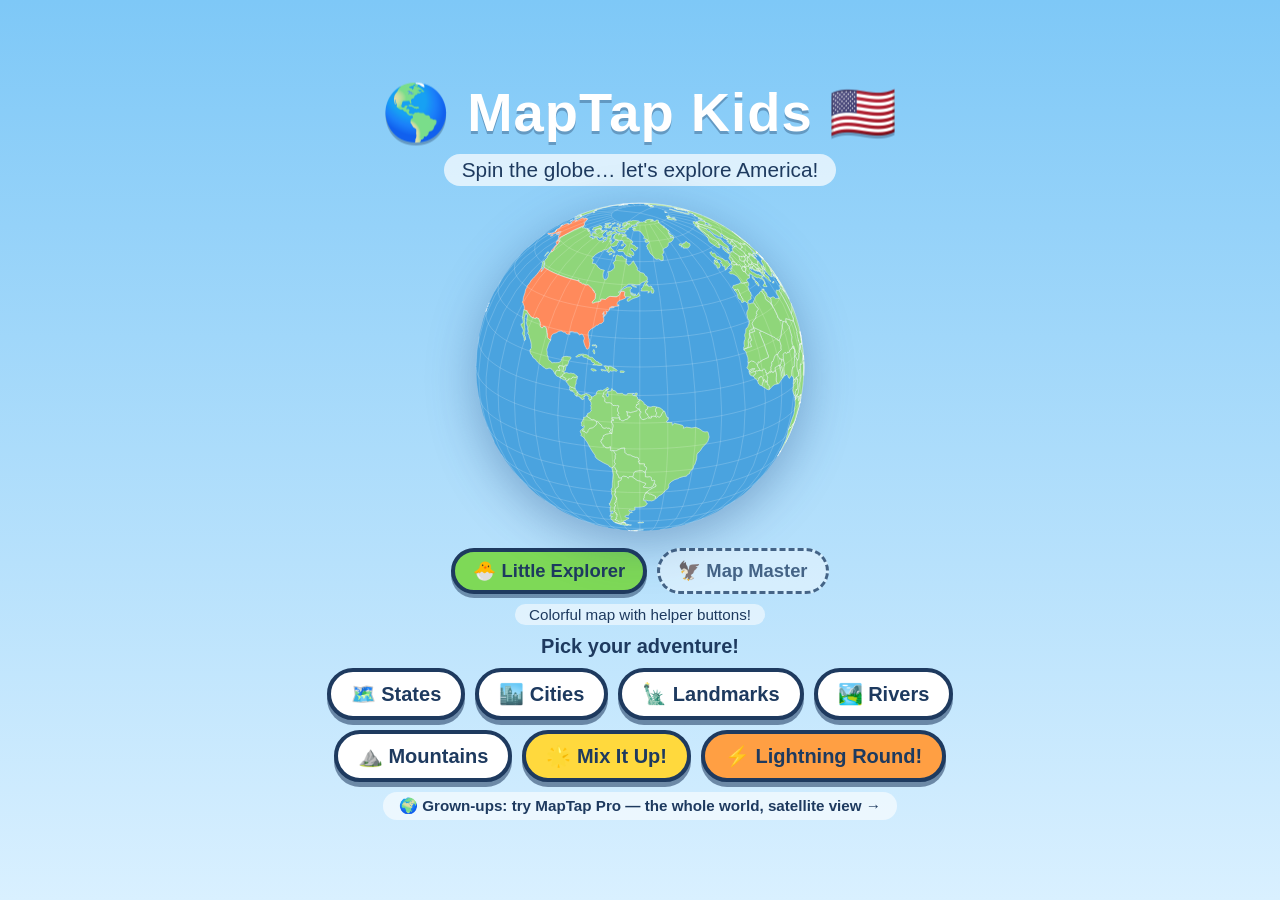
<file: index.html>
<!DOCTYPE html>
<html lang="en">
<head>
<meta charset="UTF-8">
<meta name="viewport" content="width=device-width, initial-scale=1.0">
<title>MapTap Kids — USA Adventure!</title>
<link rel="stylesheet" href="style.css">
</head>
<body>

  <!-- START SCREEN: spinning globe -->
  <div id="start-screen" class="screen">
    <h1 class="game-title"><span>🌎</span> MapTap Kids <span>🇺🇸</span></h1>
    <p class="tagline">Spin the globe… let's explore America!</p>
    <div id="challenge-banner" class="hidden"></div>
    <div id="globe-holder"></div>
    <div class="difficulty-row">
      <button class="diff-btn selected" data-diff="easy">🐣 Little Explorer</button>
      <button class="diff-btn" data-diff="hard">🦅 Map Master</button>
    </div>
    <p class="diff-hint" id="diff-hint">Colorful map with helper buttons!</p>
    <p class="pick-label">Pick your adventure!</p>
    <div class="category-buttons">
      <button class="cat-btn" data-cat="states">🗺️ States</button>
      <button class="cat-btn" data-cat="cities">🏙️ Cities</button>
      <button class="cat-btn" data-cat="landmarks">🗽 Landmarks</button>
      <button class="cat-btn" data-cat="rivers">🏞️ Rivers</button>
      <button class="cat-btn" data-cat="mountains">⛰️ Mountains</button>
      <button class="cat-btn mix" data-cat="mix">🌟 Mix It Up!</button>
      <button class="cat-btn lightning" data-cat="lightning">⚡ Lightning Round!</button>
    </div>
    <a id="pro-link" href="pro.html">🌍 Grown-ups: try MapTap Pro — the whole world, satellite view →</a>
  </div>

  <!-- GAME SCREEN: USA map -->
  <div id="game-screen" class="screen hidden">
    <div class="hud">
      <button id="home-btn" title="Back to globe">🌎</button>
      <div id="question-banner">
        <div id="question-text">Get ready…</div>
      </div>
      <div class="hud-right">
        <div id="star-count">⭐ 0</div>
        <div id="point-count">🎯 0</div>
        <div id="progress">1 / 8</div>
      </div>
    </div>
    <div id="map-holder">
      <div id="zoom-controls">
        <button id="zoom-in" title="Zoom in">➕</button>
        <button id="zoom-out" title="Zoom out">➖</button>
        <button id="zoom-reset" title="See the whole map">🗺️</button>
      </div>
    </div>
    <div id="feedback-toast" class="hidden"></div>
  </div>

  <!-- END SCREEN -->
  <div id="end-screen" class="screen hidden">
    <div class="end-card">
      <h2 id="end-title">Amazing job, explorer!</h2>
      <div id="end-stars"></div>
      <p id="end-message"></p>
      <div class="end-buttons">
        <button id="share-btn" class="cat-btn">📤 Share My Score!</button>
        <button id="play-again-btn" class="cat-btn mix">🔁 Play Again!</button>
      </div>
    </div>
  </div>

  <script src="lib/d3.min.js"></script>
  <script src="lib/topojson.min.js"></script>
  <script src="game.js"></script>
</body>
</html>
</file>
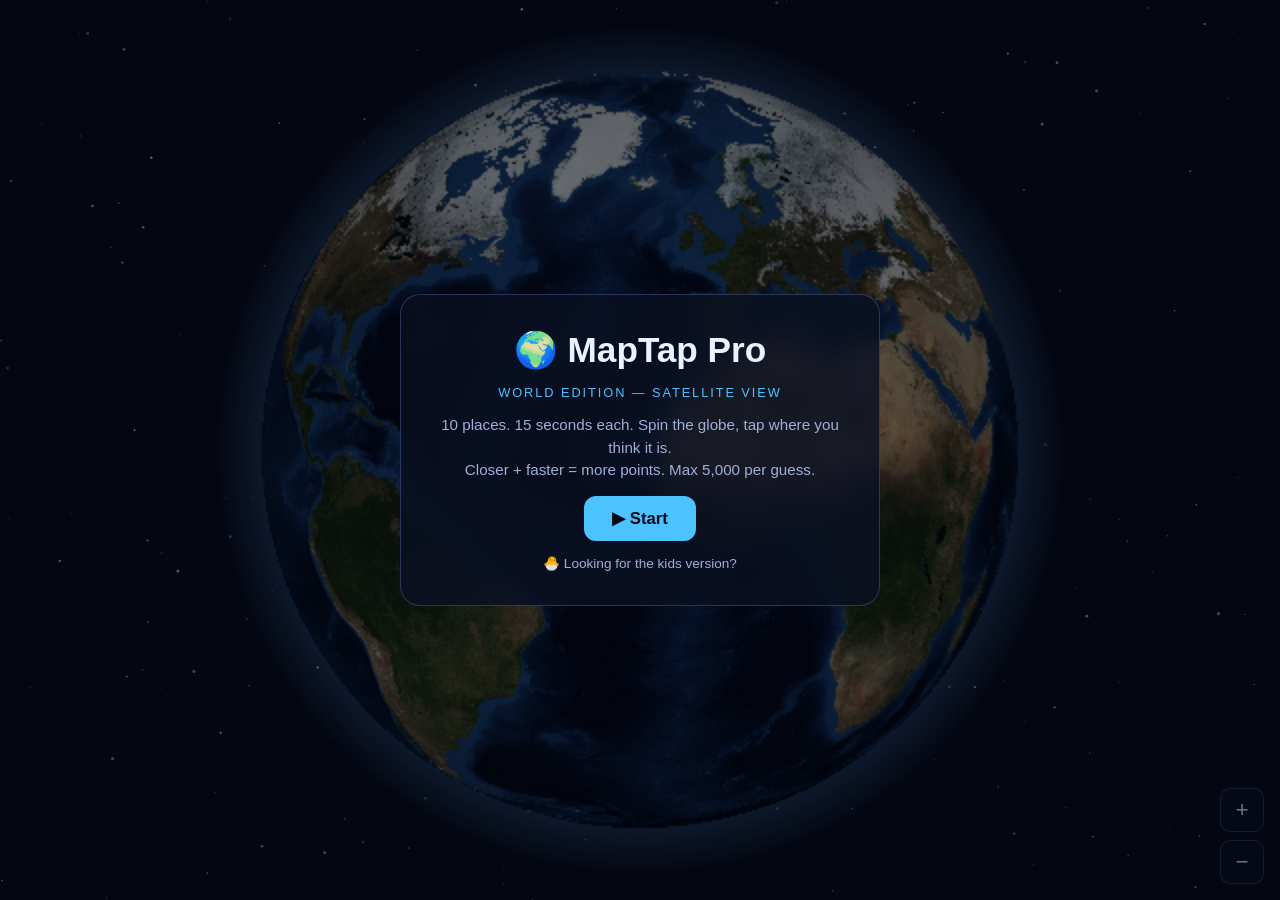
<file: pro.html>
<!DOCTYPE html>
<html lang="en">
<head>
<meta charset="UTF-8">
<meta name="viewport" content="width=device-width, initial-scale=1.0">
<title>MapTap Pro — World Edition</title>
<link rel="stylesheet" href="pro.css">
</head>
<body>

  <canvas id="globe-canvas"></canvas>
  <svg id="overlay"></svg>

  <!-- HUD (hidden until a round starts) -->
  <div id="pro-hud" class="hidden">
    <div id="pro-prompt">
      <span id="pro-kind">City</span>
      <span id="pro-target">Paris</span>
    </div>
    <div id="pro-meta">
      <span id="pro-round">1 / 10</span>
      <span id="pro-score">0</span>
    </div>
    <div id="pro-timer"><div id="pro-timer-fill"></div></div>
  </div>

  <div id="pro-toast" class="hidden"></div>

  <div id="pro-zoom">
    <button id="pro-zoom-in">+</button>
    <button id="pro-zoom-out">−</button>
  </div>

  <!-- START overlay -->
  <div id="pro-start" class="overlay-card-wrap">
    <div class="overlay-card">
      <h1>🌍 MapTap Pro</h1>
      <p class="sub">World Edition — satellite view</p>
      <div id="pro-challenge" class="hidden"></div>
      <p class="rules">10 places. 15 seconds each. Spin the globe, tap where you think it is.<br>
      Closer + faster = more points. Max 5,000 per guess.</p>
      <button id="pro-play" class="pro-btn primary">▶ Start</button>
      <a class="kids-link" href="index.html">🐣 Looking for the kids version?</a>
    </div>
  </div>

  <!-- END overlay -->
  <div id="pro-end" class="overlay-card-wrap hidden">
    <div class="overlay-card">
      <h1 id="pro-end-title">Round complete!</h1>
      <div id="pro-end-score">0</div>
      <p id="pro-end-msg"></p>
      <div class="end-row">
        <button id="pro-share" class="pro-btn">📤 Share Score</button>
        <button id="pro-again" class="pro-btn primary">🔁 Play Again</button>
      </div>
      <a class="kids-link" href="index.html">🐣 Kids version</a>
    </div>
  </div>

  <script src="lib/d3.min.js"></script>
  <script src="lib/topojson.min.js"></script>
  <script src="pro.js"></script>
</body>
</html>
</file>
<file: style.css>
* { box-sizing: border-box; margin: 0; padding: 0; -webkit-tap-highlight-color: transparent; }

:root {
  --sky-top: #7ec8f7;
  --sky-bottom: #d9f0ff;
  --sunny: #ffd93d;
  --grass: #7ed957;
  --coral: #ff6b6b;
  --purple: #a78bfa;
  --ink: #1e3a5f;
}

html, body { height: 100%; }

body {
  font-family: "Chalkboard SE", "Comic Sans MS", "Baloo 2", "Nunito", sans-serif;
  background: linear-gradient(180deg, var(--sky-top), var(--sky-bottom));
  color: var(--ink);
  overflow: hidden;
  user-select: none;
}

.screen {
  position: absolute;
  inset: 0;
  display: flex;
  flex-direction: column;
  align-items: center;
  justify-content: center;
  gap: 10px;
  padding: 12px;
  transition: opacity 0.5s ease;
}
.screen.hidden { display: none; }
.screen.fading { opacity: 0; }

/* ---------- START SCREEN ---------- */
.game-title {
  font-size: clamp(2rem, 6vw, 3.4rem);
  color: #fff;
  text-shadow: 0 3px 0 rgba(30, 58, 95, 0.35);
  letter-spacing: 1px;
}
.game-title span { display: inline-block; animation: bob 2.4s ease-in-out infinite; }
.game-title span:last-child { animation-delay: 1.2s; }
@keyframes bob { 0%,100% { transform: translateY(0) rotate(-6deg);} 50% { transform: translateY(-8px) rotate(6deg);} }

.tagline {
  font-size: clamp(1rem, 2.6vw, 1.3rem);
  color: var(--ink);
  background: rgba(255,255,255,0.7);
  padding: 4px 18px;
  border-radius: 999px;
}

#globe-holder { line-height: 0; filter: drop-shadow(0 12px 24px rgba(20, 60, 120, 0.35)); }
#globe-holder svg { width: min(38vh, 78vw); height: auto; }

.pick-label { font-size: 1.25rem; font-weight: bold; }

.difficulty-row { display: flex; gap: 10px; }
.diff-btn {
  font-family: inherit;
  font-size: clamp(0.95rem, 2.2vw, 1.15rem);
  font-weight: bold;
  color: var(--ink);
  background: rgba(255,255,255,0.55);
  border: 3px dashed var(--ink);
  border-radius: 999px;
  padding: 8px 18px;
  cursor: pointer;
  opacity: 0.75;
  transition: transform 0.12s ease;
}
.diff-btn:hover { transform: scale(1.05); }
.diff-btn.selected {
  background: var(--grass);
  border-style: solid;
  border-width: 4px;
  opacity: 1;
  box-shadow: 0 4px 0 rgba(30,58,95,0.5);
}
.diff-hint {
  font-size: 0.95rem;
  background: rgba(255,255,255,0.55);
  padding: 2px 14px;
  border-radius: 999px;
}

.category-buttons {
  display: flex;
  flex-wrap: wrap;
  justify-content: center;
  gap: 10px;
  max-width: 640px;
}

.cat-btn {
  font-family: inherit;
  font-size: clamp(1rem, 2.4vw, 1.25rem);
  font-weight: bold;
  color: var(--ink);
  background: #fff;
  border: 4px solid var(--ink);
  border-radius: 999px;
  padding: 10px 20px;
  cursor: pointer;
  box-shadow: 0 5px 0 rgba(30,58,95,0.55);
  transition: transform 0.12s ease, box-shadow 0.12s ease;
}
.cat-btn:hover { transform: translateY(-3px) scale(1.04); }
.cat-btn:active { transform: translateY(2px); box-shadow: 0 2px 0 rgba(30,58,95,0.55); }
.cat-btn.mix { background: var(--sunny); }
.cat-btn.lightning { background: #ff9f43; }

#pro-link {
  font-size: 0.95rem;
  font-weight: bold;
  color: var(--ink);
  background: rgba(255,255,255,0.6);
  padding: 5px 16px;
  border-radius: 999px;
  text-decoration: none;
}
#pro-link:hover { background: #fff; }

/* Map Master mode: no borders, no hover peeking */
.hard-map { cursor: crosshair; }
.hard-map .state:hover { filter: none; }

/* ---------- GAME SCREEN ---------- */
#game-screen { justify-content: flex-start; gap: 6px; }

.hud {
  width: 100%;
  max-width: 1100px;
  display: flex;
  align-items: center;
  gap: 10px;
}

#home-btn {
  font-size: 1.6rem;
  background: #fff;
  border: 3px solid var(--ink);
  border-radius: 50%;
  width: 54px; height: 54px;
  cursor: pointer;
  box-shadow: 0 4px 0 rgba(30,58,95,0.5);
  flex-shrink: 0;
}
#home-btn:active { transform: translateY(2px); box-shadow: none; }

#question-banner {
  flex: 1;
  background: #fff;
  border: 4px solid var(--ink);
  border-radius: 20px;
  padding: 10px 18px;
  text-align: center;
  box-shadow: 0 5px 0 rgba(30,58,95,0.4);
}
#question-text { font-size: clamp(1.05rem, 3vw, 1.6rem); font-weight: bold; }
#question-banner.wiggle { animation: wiggle 0.45s ease; }
@keyframes wiggle {
  0%,100% { transform: translateX(0); }
  25% { transform: translateX(-8px) rotate(-1deg); }
  75% { transform: translateX(8px) rotate(1deg); }
}

.hud-right { display: flex; flex-direction: column; align-items: flex-end; gap: 2px; flex-shrink: 0; }
#star-count { font-size: 1.3rem; font-weight: bold; background: #fff; border-radius: 999px; padding: 2px 14px; border: 3px solid var(--ink); }
#point-count { font-size: 1rem; font-weight: bold; background: #fff; border-radius: 999px; padding: 2px 12px; border: 3px solid var(--ink); }
#progress { font-size: 0.95rem; font-weight: bold; color: var(--ink); }

#map-holder {
  position: relative;
  width: 100%;
  max-width: 1100px;
  flex: 1;
  min-height: 0;
  display: flex;
  align-items: center;
  justify-content: center;
}

#zoom-controls {
  position: absolute;
  right: 16px;
  top: 16px;
  display: flex;
  flex-direction: column;
  gap: 8px;
  z-index: 10;
}
#zoom-controls button {
  width: 46px;
  height: 46px;
  border-radius: 50%;
  font-size: 1.15rem;
  background: #fff;
  border: 3px solid var(--ink);
  box-shadow: 0 3px 0 rgba(30,58,95,0.5);
  cursor: pointer;
}
#zoom-controls button:active { transform: translateY(2px); box-shadow: none; }
#map-holder svg {
  width: 100%;
  height: 100%;
  max-height: 100%;
  border-radius: 24px;
  background: linear-gradient(180deg, #9bd7f5, #c3e8fb);
  border: 5px solid #ffffffcc;
  box-shadow: 0 10px 30px rgba(20,60,120,0.25);
}

/* map pieces */
.state {
  stroke: #ffffff;
  stroke-width: 1;
  cursor: pointer;
  transition: filter 0.15s ease;
}
.state:hover { filter: brightness(1.12); }
.state.correct-flash { animation: pop-fill 0.6s ease; }
@keyframes pop-fill { 50% { filter: brightness(1.35); } }

.marker { cursor: pointer; }
.marker circle.pulse {
  animation: pulse 1.6s ease-out infinite;
  transform-origin: center;
  transform-box: fill-box;
}
@keyframes pulse { 0% { opacity: 0.8; transform: scale(0.6);} 80% { opacity: 0; transform: scale(1.9);} 100% { opacity: 0; } }

.river-hit, .range-hit { cursor: pointer; }

.answer-label {
  font-family: inherit;
  font-weight: bold;
  fill: var(--ink);
  paint-order: stroke;
  stroke: #ffffff;
  stroke-width: 4px;
  pointer-events: none;
}

/* feedback toast */
#feedback-toast {
  position: absolute;
  bottom: 4%;
  left: 50%;
  transform: translateX(-50%);
  background: #fff;
  border: 4px solid var(--ink);
  border-radius: 20px;
  padding: 12px 22px;
  font-size: clamp(1rem, 2.6vw, 1.3rem);
  font-weight: bold;
  text-align: center;
  max-width: min(620px, 92vw);
  box-shadow: 0 8px 22px rgba(20,60,120,0.3);
  z-index: 30;
  animation: toast-in 0.35s ease;
}
#feedback-toast.hidden { display: none; }
@keyframes toast-in { from { transform: translate(-50%, 30px); opacity: 0; } }
#feedback-toast .fact { display: block; font-weight: normal; font-size: 0.85em; margin-top: 4px; }

/* ---------- END SCREEN ---------- */
.end-card {
  background: #fff;
  border: 5px solid var(--ink);
  border-radius: 28px;
  padding: 34px 40px;
  text-align: center;
  box-shadow: 0 12px 34px rgba(20,60,120,0.3);
  display: flex;
  flex-direction: column;
  gap: 14px;
  align-items: center;
}
#end-title { font-size: clamp(1.5rem, 4vw, 2.2rem); }
#end-stars { font-size: clamp(1.6rem, 5vw, 2.6rem); letter-spacing: 4px; }
#end-message { font-size: 1.15rem; max-width: 420px; }
.end-buttons { display: flex; flex-wrap: wrap; gap: 12px; justify-content: center; }

/* challenge banner shown when a shared score link is opened */
#challenge-banner {
  background: #fff;
  border: 4px solid var(--coral);
  border-radius: 20px;
  padding: 8px 20px;
  font-size: clamp(1rem, 2.6vw, 1.2rem);
  font-weight: bold;
  text-align: center;
  max-width: min(560px, 92vw);
  box-shadow: 0 6px 0 rgba(30,58,95,0.35);
  animation: challenge-bounce 1.6s ease-in-out infinite;
}
#challenge-banner.hidden { display: none; }
@keyframes challenge-bounce { 0%,100% { transform: scale(1); } 50% { transform: scale(1.04); } }

.cat-btn.pulse-btn { animation: btn-pulse 1.2s ease-in-out infinite; background: var(--coral); color: #fff; }
@keyframes btn-pulse { 0%,100% { transform: scale(1); } 50% { transform: scale(1.08); } }

/* confetti */
.confetti {
  position: fixed;
  width: 12px; height: 12px;
  top: -20px;
  border-radius: 3px;
  z-index: 100;
  pointer-events: none;
  animation: confetti-fall linear forwards;
}
@keyframes confetti-fall {
  to { transform: translateY(110vh) rotate(720deg); opacity: 0.6; }
}
</file>
<file: pro.css>
* { box-sizing: border-box; margin: 0; padding: 0; -webkit-tap-highlight-color: transparent; }

:root {
  --space: #060a18;
  --panel: rgba(10, 16, 34, 0.82);
  --line: rgba(140, 170, 255, 0.25);
  --text: #eaf1ff;
  --dim: #9fb0d8;
  --accent: #4cc2ff;
  --gold: #ffd93d;
}

html, body { height: 100%; }

body {
  font-family: "Avenir Next", "Segoe UI", "Helvetica Neue", sans-serif;
  background: var(--space);
  color: var(--text);
  overflow: hidden;
  user-select: none;
}

#globe-canvas, #overlay {
  position: fixed;
  inset: 0;
  width: 100vw;
  height: 100vh;
}
#overlay { cursor: grab; }
#overlay:active { cursor: grabbing; }

.hidden { display: none !important; }

/* ---------- HUD ---------- */
#pro-hud {
  position: fixed;
  top: 14px;
  left: 50%;
  transform: translateX(-50%);
  width: min(560px, 94vw);
  background: var(--panel);
  border: 1px solid var(--line);
  border-radius: 16px;
  padding: 12px 18px 10px;
  backdrop-filter: blur(8px);
  z-index: 20;
}
#pro-prompt { display: flex; align-items: baseline; gap: 10px; justify-content: center; }
#pro-kind {
  font-size: 0.72rem;
  letter-spacing: 0.12em;
  text-transform: uppercase;
  color: var(--space);
  background: var(--accent);
  border-radius: 999px;
  padding: 2px 10px;
  font-weight: 700;
}
#pro-target { font-size: clamp(1.2rem, 4vw, 1.7rem); font-weight: 700; }
#pro-meta {
  display: flex;
  justify-content: space-between;
  font-size: 0.85rem;
  color: var(--dim);
  margin-top: 4px;
}
#pro-score { font-variant-numeric: tabular-nums; color: var(--gold); font-weight: 700; }
#pro-timer {
  height: 6px;
  border-radius: 3px;
  background: rgba(255,255,255,0.12);
  margin-top: 8px;
  overflow: hidden;
}
#pro-timer-fill {
  height: 100%;
  width: 100%;
  border-radius: 3px;
  background: linear-gradient(90deg, #35e08d, var(--accent));
}
#pro-timer-fill.low { background: #ff5d5d; }

/* ---------- toast ---------- */
#pro-toast {
  position: fixed;
  bottom: 6vh;
  left: 50%;
  transform: translateX(-50%);
  background: var(--panel);
  border: 1px solid var(--line);
  border-radius: 14px;
  padding: 12px 22px;
  font-size: clamp(0.95rem, 2.6vw, 1.15rem);
  text-align: center;
  max-width: min(560px, 92vw);
  backdrop-filter: blur(8px);
  z-index: 20;
  animation: rise 0.3s ease;
}
@keyframes rise { from { transform: translate(-50%, 20px); opacity: 0; } }
#pro-toast .pts { color: var(--gold); font-weight: 700; }

/* ---------- zoom buttons ---------- */
#pro-zoom {
  position: fixed;
  right: 16px;
  bottom: 16px;
  display: flex;
  flex-direction: column;
  gap: 8px;
  z-index: 20;
}
#pro-zoom button {
  width: 44px;
  height: 44px;
  border-radius: 10px;
  font-size: 1.4rem;
  color: var(--text);
  background: var(--panel);
  border: 1px solid var(--line);
  cursor: pointer;
}
#pro-zoom button:hover { background: rgba(40, 60, 110, 0.85); }

/* ---------- start / end overlays ---------- */
.overlay-card-wrap {
  position: fixed;
  inset: 0;
  display: flex;
  align-items: center;
  justify-content: center;
  background: rgba(3, 6, 14, 0.55);
  z-index: 30;
  padding: 16px;
}
.overlay-card {
  background: var(--panel);
  border: 1px solid var(--line);
  border-radius: 20px;
  padding: 34px 40px;
  text-align: center;
  max-width: 480px;
  backdrop-filter: blur(10px);
  display: flex;
  flex-direction: column;
  gap: 14px;
  align-items: center;
}
.overlay-card h1 { font-size: clamp(1.6rem, 5vw, 2.2rem); }
.overlay-card .sub { color: var(--accent); letter-spacing: 0.15em; text-transform: uppercase; font-size: 0.8rem; }
.overlay-card .rules { color: var(--dim); font-size: 0.95rem; line-height: 1.5; }

#pro-challenge {
  border: 1px solid var(--gold);
  color: var(--gold);
  border-radius: 12px;
  padding: 8px 16px;
  font-size: 0.95rem;
  font-weight: 600;
}

#pro-end-score {
  font-size: clamp(2.4rem, 9vw, 3.6rem);
  font-weight: 800;
  color: var(--gold);
  font-variant-numeric: tabular-nums;
}
#pro-end-msg { color: var(--dim); font-size: 1rem; }
.end-row { display: flex; gap: 12px; flex-wrap: wrap; justify-content: center; }

.pro-btn {
  font-family: inherit;
  font-size: 1.05rem;
  font-weight: 700;
  color: var(--text);
  background: rgba(40, 60, 110, 0.6);
  border: 1px solid var(--line);
  border-radius: 12px;
  padding: 12px 28px;
  cursor: pointer;
}
.pro-btn:hover { background: rgba(55, 80, 140, 0.7); }
.pro-btn.primary { background: var(--accent); color: var(--space); border: none; }
.pro-btn.primary:hover { filter: brightness(1.1); }

.kids-link { color: var(--dim); font-size: 0.85rem; text-decoration: none; }
.kids-link:hover { color: var(--text); }
</file>
